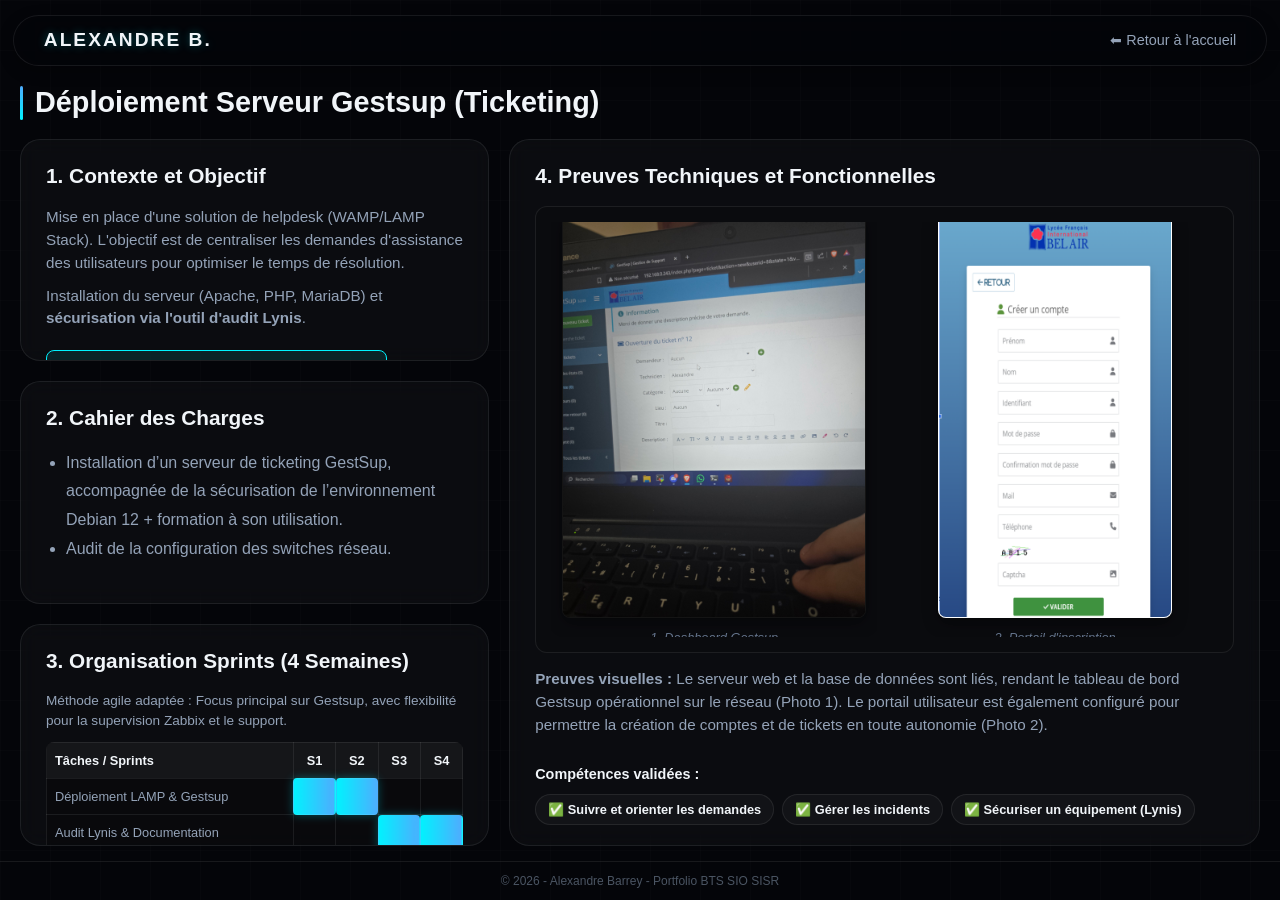
<file: projet-gestsup.html>
<!DOCTYPE html>
<html lang="fr">
<head>
    <meta charset="UTF-8">
    <meta name="viewport" content="width=device-width, initial-scale=1.0">
    <title>Projet Gestsup (Ticketing) - Alexandre Barrey</title>
    
    <style>
        /* ============================================================
           PORTFOLIO ALEXANDRE BARREY - VUE DASHBOARD + LIGHTBOX
           ============================================================ */

        :root {
            --bg-dark: #040509;
            --bg-panel: rgba(255, 255, 255, 0.03);
            --border-glass: rgba(255, 255, 255, 0.08);
            --text-primary: #f1f5f9;
            --text-secondary: #94a3b8;
            --accent-neon: #00f2fe;
            --accent-glow: rgba(0, 242, 254, 0.3);
            --accent-purple: #4facfe;
            --transition-smooth: all 0.3s ease;
        }

        * { margin: 0; padding: 0; box-sizing: border-box; font-family: 'SF Pro Display', -apple-system, BlinkMacSystemFont, 'Segoe UI', Roboto, Helvetica, Arial, sans-serif; -webkit-font-smoothing: antialiased; }

        /* BODY 100% ECRAN */
        body {
            background-color: var(--bg-dark);
            background-image: linear-gradient(rgba(255, 255, 255, 0.01) 1px, transparent 1px), linear-gradient(90deg, rgba(255, 255, 255, 0.01) 1px, transparent 1px);
            background-size: 50px 50px;
            color: var(--text-primary);
            line-height: 1.5;
            height: 100vh; 
            overflow: hidden; 
            display: flex;
            flex-direction: column;
        }

        /* Navigation */
        nav {
            display: flex; justify-content: space-between; align-items: center;
            padding: 10px 30px; background-color: rgba(4, 5, 9, 0.7);
            backdrop-filter: blur(20px); -webkit-backdrop-filter: blur(20px);
            width: 98%; max-width: 1600px;
            margin: 15px auto 5px auto;
            border-radius: 100px;
            border: 1px solid var(--border-glass);
            box-shadow: 0 5px 15px rgba(0, 0, 0, 0.3);
            flex-shrink: 0;
        }

        .logo { font-size: 1.2rem; font-weight: 800; color: var(--text-primary); text-transform: uppercase; letter-spacing: 2px; text-shadow: 0 0 10px var(--accent-glow); }
        .nav-links { list-style: none; display: flex; gap: 30px; }
        .nav-links a { color: var(--text-secondary); text-decoration: none; font-weight: 500; font-size: 0.9rem; transition: 0.3s; }
        .nav-links a:hover { color: var(--text-primary); text-shadow: 0 0 5px var(--accent-neon); }

        /* Section principale */
        .section { 
            flex: 1; display: flex; flex-direction: column; padding: 10px 20px 0 20px; 
            max-width: 1600px; margin: auto; width: 100%; overflow: hidden;
        }

        .section-title { font-size: 1.8rem; font-weight: 900; color: var(--text-primary); position: relative; padding-left: 15px; margin-bottom: 15px; flex-shrink: 0; }
        .section-title::before { content: ''; position: absolute; left: 0; top: 5px; height: 80%; width: 3px; background: linear-gradient(to bottom, var(--accent-purple), var(--accent-neon)); border-radius: 2px; }

        /* GRILLE DU DASHBOARD */
        .dashboard-grid {
            display: grid; grid-template-columns: 1fr 1.6fr; gap: 20px; flex: 1; overflow: hidden; padding-bottom: 15px;
        }
        .col-left { display: flex; flex-direction: column; gap: 20px; overflow: hidden; }
        .col-right { display: flex; flex-direction: column; overflow: hidden; }

        /* Cartes */
        .card {
            background: var(--bg-panel); backdrop-filter: blur(10px); -webkit-backdrop-filter: blur(10px);
            padding: 20px 25px; border-radius: 20px; border: 1px solid var(--border-glass); position: relative; 
            overflow-y: auto; overflow-x: hidden; overflow-wrap: break-word;
        }
        .card::-webkit-scrollbar { width: 6px; }
        .card::-webkit-scrollbar-track { background: transparent; margin: 15px; }
        .card::-webkit-scrollbar-thumb { background: rgba(255, 255, 255, 0.2); border-radius: 10px; }
        
        .col-left .card { flex: 1; } 
        .col-right .card { flex: 1; display: flex; flex-direction: column; }
        .card::after { content: ''; position: absolute; width: 80px; height: 80px; background: var(--accent-glow); border-radius: 50%; filter: blur(30px); opacity: 0; transition: var(--transition-smooth); top: -40px; right: -40px; z-index: -1;}
        .card:hover { border-color: rgba(0, 242, 254, 0.2); }
        .card:hover::after { opacity: 1; }
        .card h2 { margin-bottom: 15px; font-size: 1.3rem; font-weight: 800; color: var(--text-primary); }
        .card p { color: var(--text-secondary); margin-bottom: 10px; font-size: 0.95rem; }

        /* BOUTON DOCUMENTATION */
        .btn-doc {
            display: inline-flex; align-items: center; gap: 8px;
            padding: 10px 20px; background: rgba(0, 242, 254, 0.1);
            color: var(--accent-neon); text-decoration: none;
            border-radius: 8px; font-weight: 600; font-size: 0.85rem;
            border: 1px solid var(--accent-neon); transition: var(--transition-smooth);
            margin-top: 10px;
        }
        .btn-doc:hover {
            background-color: var(--accent-neon); color: #000;
            box-shadow: 0 0 15px rgba(0, 242, 254, 0.4); transform: translateY(-2px);
        }

        /* TABLEAU GANTT AGILE */
        .gantt-table { width: 100%; border-collapse: collapse; margin-top: 10px; font-size: 0.8rem; background: rgba(0,0,0,0.2); border-radius: 8px; overflow: hidden; }
        .gantt-table th, .gantt-table td { border: 1px solid var(--border-glass); padding: 8px; text-align: center; color: var(--text-secondary); }
        .gantt-table th { color: var(--text-primary); font-weight: bold; background: rgba(255,255,255,0.05); }
        .fill-main { background: linear-gradient(90deg, #00f2fe, #4facfe); border-radius: 4px; box-shadow: 0 0 10px rgba(0, 242, 254, 0.3); }
        .fill-alt { background: linear-gradient(90deg, #a78bfa, #c084fc); border-radius: 4px; opacity: 0.8; }

        /* Images avec curseur cliquable */
        .media-container {
            flex: 1; display: flex; flex-direction: column; justify-content: center; align-items: center;
            border: 1px solid var(--border-glass); border-radius: 12px; padding: 15px; 
            background: rgba(0,0,0,0.1); margin-bottom: 15px; overflow: hidden;
        }
        .media-grid-2 { display: flex; gap: 15px; height: 100%; width: 100%; align-items: center; justify-content: center; }
        .media-grid-2 figure { width: 50%; height: 100%; display: flex; flex-direction: column; align-items: center; justify-content: center; margin: 0; overflow: hidden; }

        .zoomable {
            max-width: 100%; max-height: 45vh; object-fit: contain;
            border-radius: 8px; box-shadow: 0 5px 15px rgba(0,0,0,0.4);
            border: 1px solid var(--border-glass); transition: transform 0.3s;
            cursor: zoom-in; background-color: #000;
        }
        .zoomable:hover { transform: scale(1.03); border-color: var(--accent-neon); }
        .media-caption { font-style: italic; color: #64748b; font-size: 0.8rem; margin-top: 10px; text-align: center; }

        /* MODAL ZOOOM */
        .modal {
            display: none; position: fixed; z-index: 2000; padding-top: 50px;
            left: 0; top: 0; width: 100%; height: 100%; overflow: auto;
            background-color: rgba(4, 5, 9, 0.9); backdrop-filter: blur(15px);
            opacity: 0; transition: opacity 0.3s ease;
        }
        .modal.show { opacity: 1; }
        .modal-content {
            margin: auto; display: block; max-width: 90%; max-height: 80vh;
            border-radius: 12px; border: 1px solid var(--accent-neon);
            box-shadow: 0 0 40px var(--accent-glow);
        }
        #caption { margin: auto; display: block; width: 80%; max-width: 700px; text-align: center; color: var(--text-primary); padding: 20px 0; font-size: 1.2rem; }
        .close-modal {
            position: absolute; top: 20px; right: 40px; color: var(--text-secondary);
            font-size: 40px; font-weight: bold; transition: 0.3s; cursor: pointer;
        }
        .close-modal:hover, .close-modal:focus { color: var(--accent-neon); text-decoration: none; cursor: pointer; }

        .skill-list { list-style: none; display: flex; gap: 8px; flex-wrap: wrap; margin-top: 10px; }
        .skill-badge { background-color: rgba(255, 255, 255, 0.03); color: var(--text-primary); padding: 5px 12px; border-radius: 50px; font-size: 0.8rem; font-weight: 600; border: 1px solid var(--border-glass); }

        footer { text-align: center; padding: 10px; border-top: 1px solid var(--border-glass); flex-shrink: 0; }
        footer p { color: #4b5563; font-size: 0.75rem; }

        @media (max-width: 900px) {
            body { height: auto; overflow: auto; }
            .dashboard-grid { grid-template-columns: 1fr; display: flex; flex-direction: column;}
            .media-grid-2 { flex-direction: column; }
            .media-grid-2 figure { width: 100%; }
            .media-grid-2 img { max-height: none; width: 100%; }
            .card { overflow: visible; }
        }
    </style>
</head>
<body>

    <nav>
        <div class="logo">Alexandre B.</div>
        <ul class="nav-links">
            <li><a href="index.html">⬅ Retour à l'accueil</a></li>
        </ul>
    </nav>

    <section class="section">
        <h1 class="section-title">Déploiement Serveur Gestsup (Ticketing)</h1>
        
        <div class="dashboard-grid">
            
            <div class="col-left">
                <div class="card">
                    <h2>1. Contexte et Objectif</h2>
                    <p>Mise en place d'une solution de helpdesk (WAMP/LAMP Stack). L'objectif est de centraliser les demandes d'assistance des utilisateurs pour optimiser le temps de résolution.</p>
                    <p>Installation du serveur (Apache, PHP, MariaDB) et <strong>sécurisation via l'outil d'audit Lynis</strong>.</p>
                    
                    <a href="https://docs.google.com/document/d/1YjIhfpZXUVO52GbfeUSI_Tbaz53GZT0PYZGREAWkpzA/edit?usp=sharing" target="_blank" class="btn-doc">
                        📄 Tutoriel : Création compte & Sécurité Lynis
                    </a>
                </div>

                <div class="card">
                    <h2>2. Cahier des Charges</h2>
                    <ul style="line-height: 1.8; margin-left: 20px; color: var(--text-secondary);">
                        <li>Installation d’un serveur de ticketing GestSup, accompagnée de la sécurisation de l’environnement Debian 12 + formation à son utilisation.</li>
                        <li>Audit de la configuration des switches réseau.</li>
                    </ul>
                </div>

                <div class="card">
                    <h2>3. Organisation Sprints (4 Semaines)</h2>
                    <p style="font-size: 0.85rem;">Méthode agile adaptée : Focus principal sur Gestsup, avec flexibilité pour la supervision Zabbix et le support.</p>
                    
                    <table class="gantt-table">
                        <thead>
                            <tr>
                                <th style="text-align: left;">Tâches / Sprints</th>
                                <th>S1</th>
                                <th>S2</th>
                                <th>S3</th>
                                <th>S4</th>
                            </tr>
                        </thead>
                        <tbody>
                            <tr>
                                <td style="text-align: left;">Déploiement LAMP & Gestsup</td>
                                <td class="fill-main"></td><td class="fill-main"></td><td></td><td></td>
                            </tr>
                            <tr>
                                <td style="text-align: left;">Audit Lynis & Documentation</td>
                                <td></td><td></td><td class="fill-main"></td><td class="fill-main"></td>
                            </tr>
                            <tr>
                                <td style="text-align: left;">Aide Supervision (Zabbix)</td>
                                <td></td><td class="fill-alt"></td><td></td><td class="fill-alt"></td>
                            </tr>
                            <tr>
                                <td style="text-align: left;">Support N1 / Audit Switches</td>
                                <td class="fill-alt"></td><td></td><td class="fill-alt"></td><td></td>
                            </tr>
                        </tbody>
                    </table>
                    
                    <div style="margin-top: 10px; display: flex; gap: 15px; font-size: 0.75rem; justify-content: center; color: var(--text-secondary);">
                        <span style="display: flex; align-items: center; gap: 5px;"><span style="display:inline-block; width:10px; height:10px; background: linear-gradient(90deg, #00f2fe, #4facfe); border-radius:2px;"></span> Fil Rouge (Gestsup)</span>
                        <span style="display: flex; align-items: center; gap: 5px;"><span style="display:inline-block; width:10px; height:10px; background: linear-gradient(90deg, #a78bfa, #c084fc); border-radius:2px;"></span> Tâches annexes</span>
                    </div>
                </div>
            </div>

            <div class="col-right">
                <div class="card">
                    <h2>4. Preuves Techniques et Fonctionnelles</h2>
                    
                    <div class="media-container">
                        <div class="media-grid-2">
                            <figure>
                                <img src="20250626_140600.jpg" alt="Interface de Gestsup fonctionnelle" class="zoomable">
                                <figcaption class="media-caption">1. Dashboard Gestsup</figcaption>
                            </figure>
                            <figure>
                                <img src="GESTSUP.png" alt="Portail de création de compte Gestsup" class="zoomable" style="background-color: white;">
                                <figcaption class="media-caption">2. Portail d'inscription</figcaption>
                            </figure>
                        </div>
                    </div>
                    
                    <p><strong>Preuves visuelles :</strong> Le serveur web et la base de données sont liés, rendant le tableau de bord Gestsup opérationnel sur le réseau (Photo 1). Le portail utilisateur est également configuré pour permettre la création de comptes et de tickets en toute autonomie (Photo 2).</p>
                    
                    <div style="margin-top: 15px;">
                        <span style="color: var(--text-primary); font-weight: bold; font-size: 0.9rem;">Compétences validées :</span>
                        <ul class="skill-list" style="margin-top: 8px;">
                            <li class="skill-badge">✅ Suivre et orienter les demandes</li>
                            <li class="skill-badge">✅ Gérer les incidents</li>
                            <li class="skill-badge">✅ Sécuriser un équipement (Lynis)</li>
                        </ul>
                    </div>
                </div>
            </div>

        </div>
    </section>

    <footer>
        <p>© 2026 - Alexandre Barrey - Portfolio BTS SIO SISR</p>
    </footer>

    <div id="imageModal" class="modal">
        <span class="close-modal">&times;</span>
        <img class="modal-content" id="img01">
        <div id="caption"></div>
    </div>

    <script>
        const modal = document.getElementById("imageModal");
        const modalImg = document.getElementById("img01");
        const captionText = document.getElementById("caption");
        const images = document.querySelectorAll(".zoomable");
        const span = document.getElementsByClassName("close-modal")[0];

        // Ouvrir la modale au clic
        images.forEach(img => {
            img.onclick = function(){
                modal.style.display = "block";
                setTimeout(() => { modal.classList.add("show"); }, 10);
                modalImg.src = this.src;
                captionText.innerHTML = this.alt;
            }
        });

        // Fermer au clic sur la croix
        span.onclick = function() {
            modal.classList.remove("show");
            setTimeout(() => { modal.style.display = "none"; }, 300);
        }

        // Fermer au clic n'importe où sur le fond
        modal.onclick = function(e) {
            if(e.target !== modalImg) {
                modal.classList.remove("show");
                setTimeout(() => { modal.style.display = "none"; }, 300);
            }
        }
    </script>

</body>
</html>
</file>
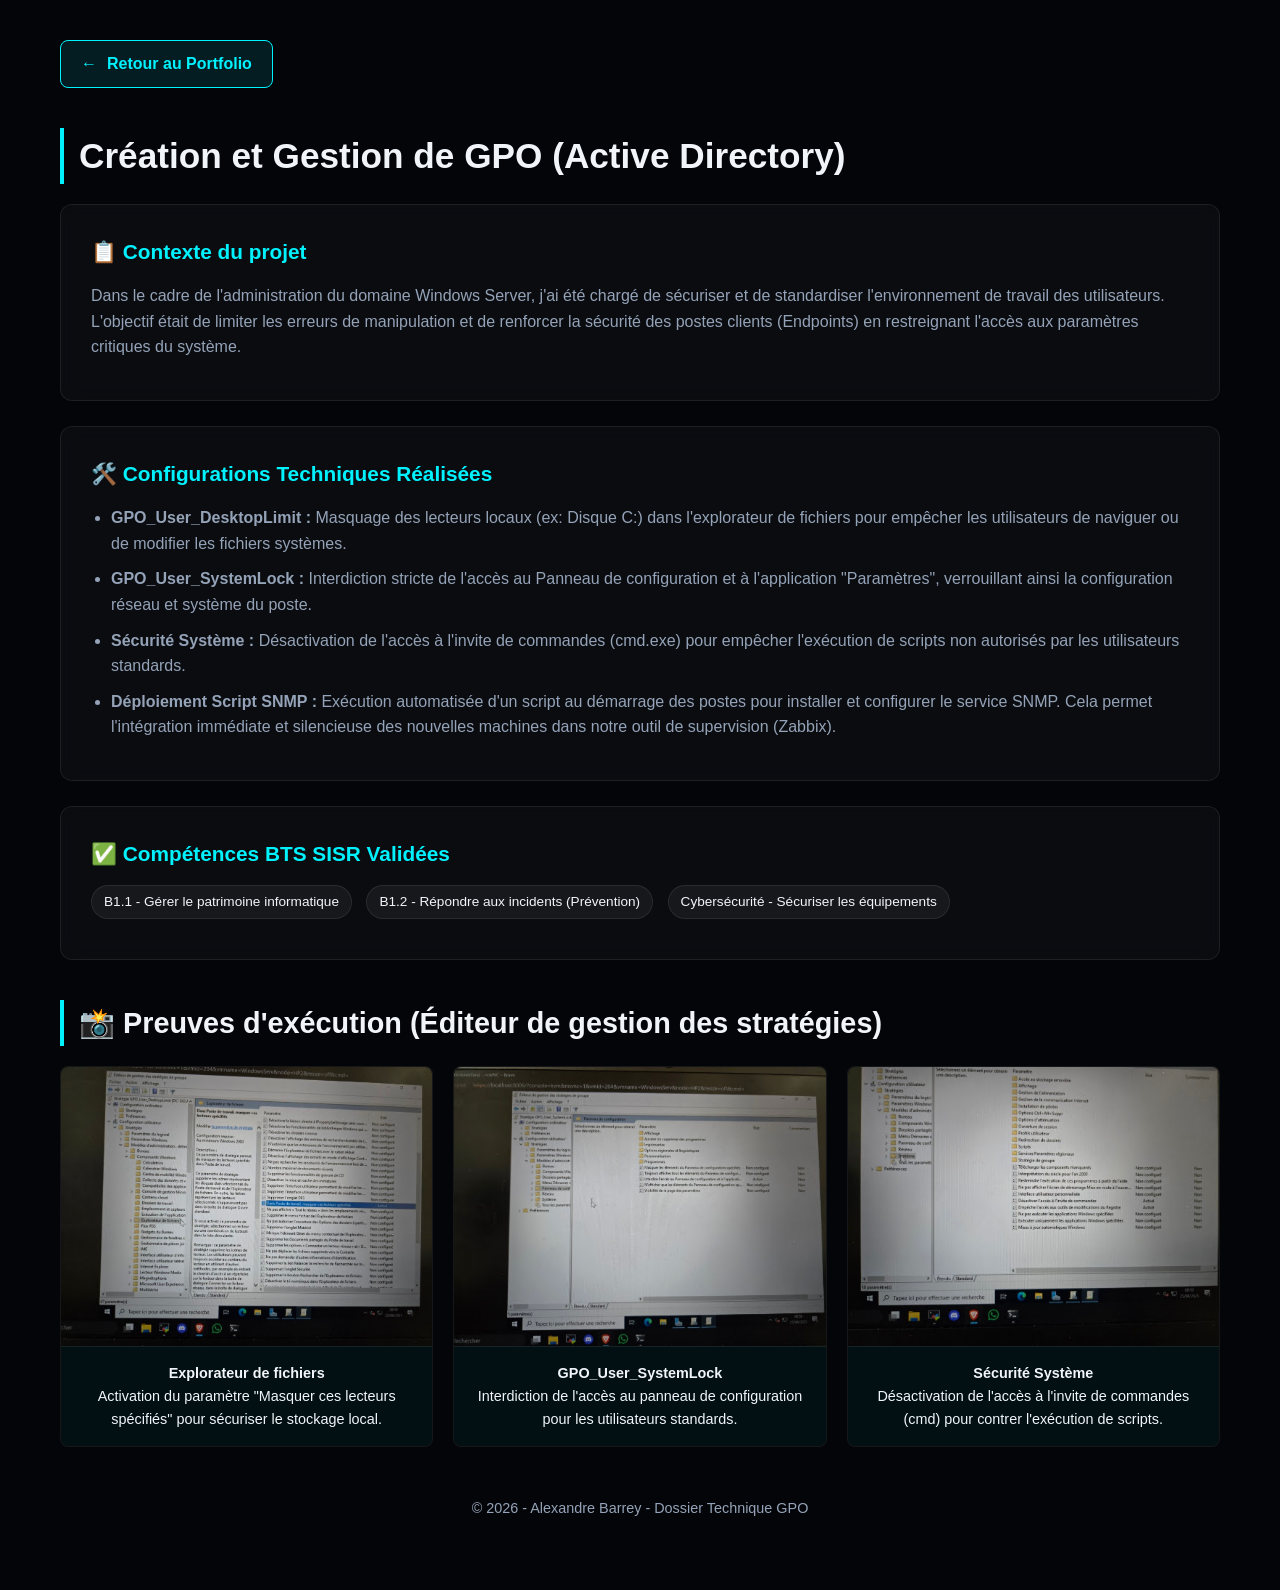
<file: projet-gpo.html>
<!DOCTYPE html>
<html lang="fr">
<head>
    <meta charset="UTF-8">
    <meta name="viewport" content="width=device-width, initial-scale=1.0">
    <title>Projet GPO - Alexandre Barrey</title>
    <style>
        /* Styles repris de ton thème Glassmorphism */
        :root {
            --bg-dark: #040509;
            --bg-panel: rgba(255, 255, 255, 0.03);
            --border-glass: rgba(255, 255, 255, 0.08);
            --text-primary: #f1f5f9;
            --text-secondary: #94a3b8;
            --accent-neon: #00f2fe;
            --transition-smooth: all 0.3s ease;
        }

        * { margin: 0; padding: 0; box-sizing: border-box; font-family: 'Segoe UI', Roboto, sans-serif; }

        body { background-color: var(--bg-dark); color: var(--text-primary); line-height: 1.6; padding-bottom: 50px; }

        .container { max-width: 1200px; margin: 0 auto; padding: 20px; }

        .btn { display: inline-flex; align-items: center; gap: 10px; padding: 10px 20px; background: rgba(0, 242, 254, 0.1); color: var(--accent-neon); text-decoration: none; border-radius: 8px; border: 1px solid var(--accent-neon); transition: var(--transition-smooth); font-weight: 600; }
        .btn:hover { background: var(--accent-neon); color: #000; box-shadow: 0 0 15px rgba(0, 242, 254, 0.4); }

        .section-title { font-size: 2.2rem; margin: 40px 0 20px 0; border-left: 4px solid var(--accent-neon); padding-left: 15px; }

        .card { background: var(--bg-panel); border: 1px solid var(--border-glass); border-radius: 12px; padding: 30px; margin-bottom: 25px; backdrop-filter: blur(10px); }
        .card h3 { color: var(--accent-neon); margin-bottom: 15px; font-size: 1.3rem; }
        .card p, .card li { color: var(--text-secondary); margin-bottom: 10px; }
        .card ul { margin-left: 20px; }

        .badge { display: inline-block; background: rgba(255, 255, 255, 0.05); border: 1px solid var(--border-glass); padding: 5px 12px; border-radius: 20px; font-size: 0.85rem; margin-right: 10px; margin-bottom: 10px; color: var(--text-primary); }

        /* Grille pour les images */
        .image-grid { display: grid; grid-template-columns: repeat(auto-fit, minmax(300px, 1fr)); gap: 20px; margin-top: 20px; }
        .img-container { background: rgba(0,0,0,0.3); border: 1px solid var(--border-glass); border-radius: 8px; overflow: hidden; text-align: center; }
        .img-container img { width: 100%; height: auto; display: block; transition: var(--transition-smooth); cursor: zoom-in; }
        .img-container img:hover { transform: scale(1.02); }
        .img-caption { padding: 15px; font-size: 0.9rem; color: var(--text-primary); background: rgba(0, 242, 254, 0.05); border-top: 1px solid var(--border-glass); }

        footer { text-align: center; margin-top: 50px; color: var(--text-secondary); font-size: 0.9rem; }
    </style>
</head>
<body>

    <div class="container">
        <div style="margin-top: 20px;">
            <a href="index.html#projets" class="btn">
                <span>←</span> Retour au Portfolio
            </a>
        </div>

        <h1 class="section-title">Création et Gestion de GPO (Active Directory)</h1>

        <div class="card">
            <h3>📋 Contexte du projet</h3>
            <p>Dans le cadre de l'administration du domaine Windows Server, j'ai été chargé de sécuriser et de standardiser l'environnement de travail des utilisateurs. L'objectif était de limiter les erreurs de manipulation et de renforcer la sécurité des postes clients (Endpoints) en restreignant l'accès aux paramètres critiques du système.</p>
        </div>

        <div class="card">
            <h3>🛠️ Configurations Techniques Réalisées</h3>
            <ul>
                <li><strong>GPO_User_DesktopLimit :</strong> Masquage des lecteurs locaux (ex: Disque C:) dans l'explorateur de fichiers pour empêcher les utilisateurs de naviguer ou de modifier les fichiers systèmes.</li>
                <li><strong>GPO_User_SystemLock :</strong> Interdiction stricte de l'accès au Panneau de configuration et à l'application "Paramètres", verrouillant ainsi la configuration réseau et système du poste.</li>
                <li><strong>Sécurité Système :</strong> Désactivation de l'accès à l'invite de commandes (cmd.exe) pour empêcher l'exécution de scripts non autorisés par les utilisateurs standards.</li>
                <li><strong>Déploiement Script SNMP :</strong> Exécution automatisée d'un script au démarrage des postes pour installer et configurer le service SNMP. Cela permet l'intégration immédiate et silencieuse des nouvelles machines dans notre outil de supervision (Zabbix).</li>
            </ul>
        </div>

        <div class="card">
            <h3>✅ Compétences BTS SISR Validées</h3>
            <div>
                <span class="badge">B1.1 - Gérer le patrimoine informatique</span>
                <span class="badge">B1.2 - Répondre aux incidents (Prévention)</span>
                <span class="badge">Cybersécurité - Sécuriser les équipements</span>
            </div>
        </div>

        <h2 class="section-title" style="font-size: 1.8rem;">📸 Preuves d'exécution (Éditeur de gestion des stratégies)</h2>
        
        <div class="image-grid">
            
            <div class="img-container">
                <img src="1000008208.jpg" alt="GPO Masquage des lecteurs">
                <div class="img-caption">
                    <strong>Explorateur de fichiers</strong><br>
                    Activation du paramètre "Masquer ces lecteurs spécifiés" pour sécuriser le stockage local.
                </div>
            </div>

            <div class="img-container">
                <img src="1000008210.jpg" alt="GPO Verrouillage panneau de configuration">
                <div class="img-caption">
                    <strong>GPO_User_SystemLock</strong><br>
                    Interdiction de l'accès au panneau de configuration pour les utilisateurs standards.
                </div>
            </div>

            <div class="img-container">
                <img src="1000008209.jpg" alt="GPO Désactivation CMD">
                <div class="img-caption">
                    <strong>Sécurité Système</strong><br>
                    Désactivation de l'accès à l'invite de commandes (cmd) pour contrer l'exécution de scripts.
                </div>
            </div>

        </div>

        <footer>
            <p>© 2026 - Alexandre Barrey - Dossier Technique GPO</p>
        </footer>
    </div>

</body>
</html>
</file>
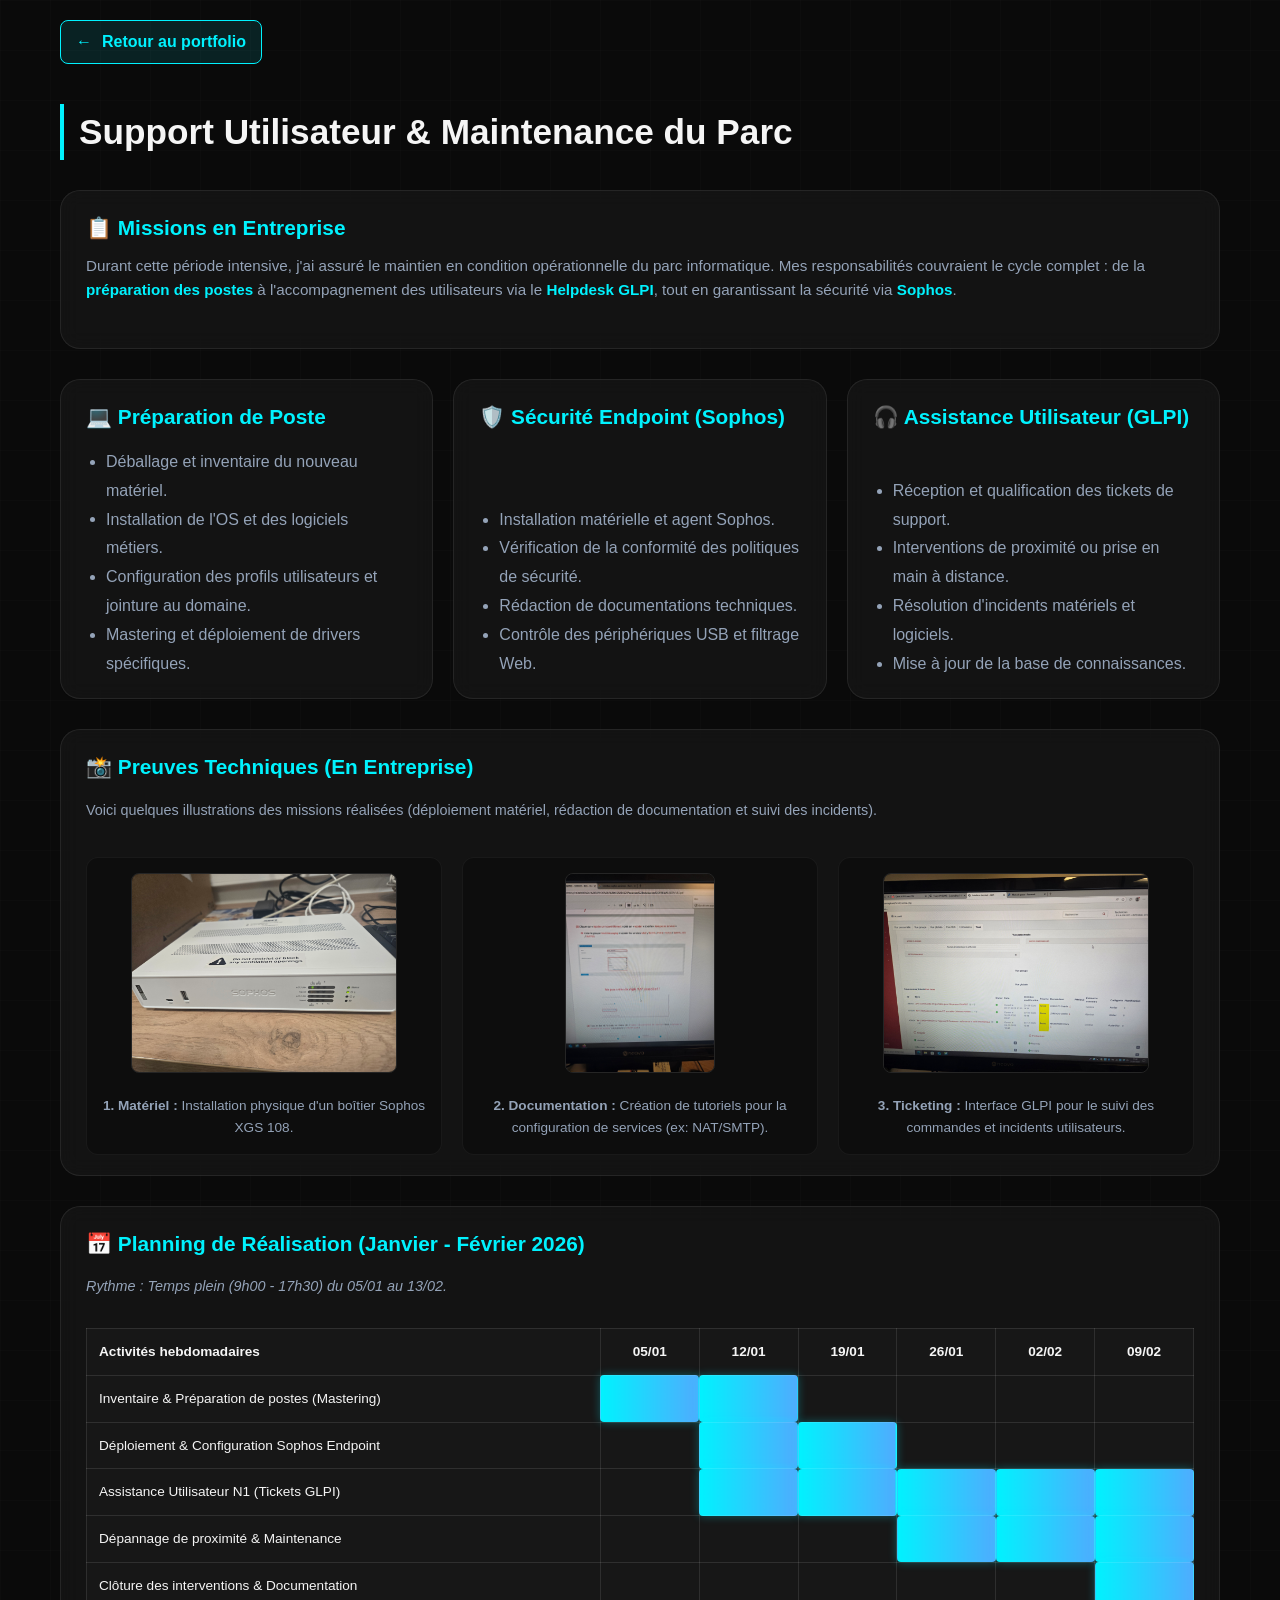
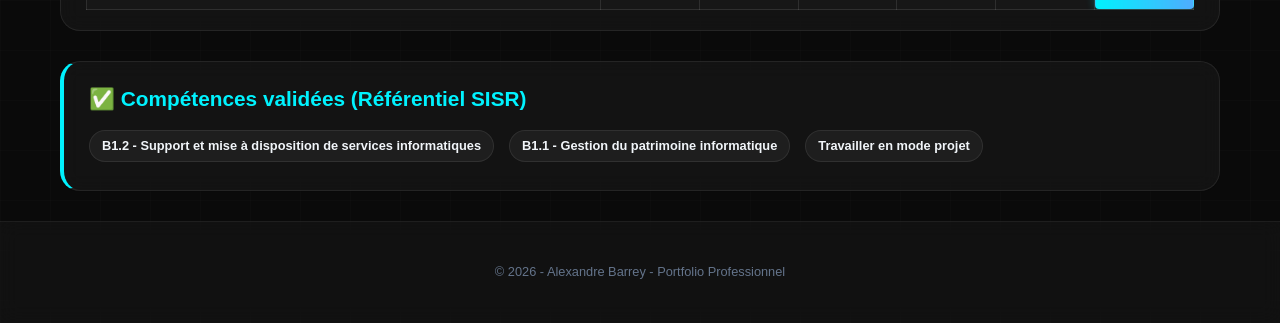
<file: projet-sophos.html>
<!DOCTYPE html>
<html lang="fr">
<head>
    <meta charset="UTF-8">
    <meta name="viewport" content="width=device-width, initial-scale=1.0">
    <title>Support & Préparation de Poste - Alexandre Barrey</title>
    <link rel="stylesheet" href="style.css">
    <style>
        /* ============================================================
           STYLES SPECIFIQUES POUR LE GANTT ET LA GALERIE D'IMAGES
           ============================================================ */
        .gantt-table { width: 100%; border-collapse: collapse; margin-top: 15px; font-size: 0.85rem; background: rgba(255,255,255,0.02); }
        .gantt-table th, .gantt-table td { border: 1px solid rgba(255,255,255,0.1); padding: 12px; text-align: center; }
        .fill { background: linear-gradient(90deg, #00f2fe, #4facfe); border-radius: 4px; box-shadow: 0 0 10px rgba(0, 242, 254, 0.3); }
        .highlight { color: #00f2fe; font-weight: bold; }

        .card {
            background: rgba(23, 23, 23, 0.7); backdrop-filter: blur(10px);
            padding: 20px 25px; border-radius: 20px; border: 1px solid rgba(255, 255, 255, 0.08);
            margin-bottom: 30px;
        }

        .badge {
            background: rgba(255, 255, 255, 0.05); color: #f1f5f9; padding: 5px 12px; 
            border-radius: 50px; font-size: 0.8rem; font-weight: 600; 
            border: 1px solid rgba(255, 255, 255, 0.08); margin-right: 5px;
        }

        /* --- GALERIE D'IMAGES --- */
        .media-grid { display: grid; grid-template-columns: repeat(auto-fit, minmax(280px, 1fr)); gap: 20px; margin-top: 20px; }
        .media-grid figure { margin: 0; text-align: center; background: rgba(0,0,0,0.3); padding: 15px; border-radius: 12px; border: 1px solid rgba(255,255,255,0.05); }
        .zoomable {
            max-width: 100%; height: 200px; object-fit: cover; border-radius: 8px;
            border: 1px solid rgba(255,255,255,0.1); transition: transform 0.3s;
            cursor: zoom-in;
        }
        .zoomable:hover { transform: scale(1.03); border-color: #00f2fe; }
        .media-caption { font-size: 0.85rem; color: #94a3b8; margin-top: 15px; }

        /* --- MODAL ZOOM --- */
        .modal {
            display: none; position: fixed; z-index: 2000; padding-top: 50px;
            left: 0; top: 0; width: 100%; height: 100%; overflow: auto;
            background-color: rgba(4, 5, 9, 0.95); backdrop-filter: blur(15px);
            opacity: 0; transition: opacity 0.3s ease;
        }
        .modal.show { opacity: 1; }
        .modal-content {
            margin: auto; display: block; max-width: 90%; max-height: 80vh;
            border-radius: 12px; border: 1px solid #00f2fe; box-shadow: 0 0 40px rgba(0, 242, 254, 0.2);
        }
        #caption { margin: auto; display: block; width: 80%; max-width: 700px; text-align: center; color: #fff; padding: 20px 0; font-size: 1.2rem; }
        .close-modal {
            position: absolute; top: 20px; right: 40px; color: #94a3b8;
            font-size: 40px; font-weight: bold; transition: 0.3s; cursor: pointer;
        }
        .close-modal:hover { color: #00f2fe; }
    </style>
</head>
<body style="background-color: #0a0a0a; color: #f5f5f5; font-family: 'Segoe UI', sans-serif;">

    <div style="padding: 20px; max-width: 1200px; margin: 0 auto;">
        <a href="index.html#projets" style="display: inline-flex; align-items: center; gap: 10px; text-decoration: none; color: #00f2fe; font-weight: bold; border: 1px solid #00f2fe; padding: 8px 15px; border-radius: 8px; background: rgba(0,242,254,0.1);">
            <span>←</span> Retour au portfolio
        </a>
    </div>

    <section class="section" style="max-width: 1200px; margin: 20px auto; padding: 0 20px;">
        <h1 style="font-size: 2.2rem; margin-bottom: 30px; border-left: 4px solid #00f2fe; padding-left: 15px;">Support Utilisateur & Maintenance du Parc</h1>
        
        <div class="card">
            <h3 style="color: #00f2fe; margin-bottom: 10px;">📋 Missions en Entreprise</h3>
            <p>Durant cette période intensive, j'ai assuré le maintien en condition opérationnelle du parc informatique. Mes responsabilités couvraient le cycle complet : de la <span class="highlight">préparation des postes</span> à l'accompagnement des utilisateurs via le <span class="highlight">Helpdesk GLPI</span>, tout en garantissant la sécurité via <span class="highlight">Sophos</span>.</p>
        </div>

        <div style="display: grid; grid-template-columns: repeat(auto-fit, minmax(300px, 1fr)); gap: 20px; margin-bottom: 30px;">
            
            <div class="card" style="margin-bottom: 0;">
                <h3 style="color: #00f2fe; margin-bottom: 15px;">💻 Préparation de Poste</h3>
                <ul style="line-height: 1.8; margin-left: 20px; color: #94a3b8;">
                    <li>Déballage et inventaire du nouveau matériel.</li>
                    <li>Installation de l'OS et des logiciels métiers.</li>
                    <li>Configuration des profils utilisateurs et jointure au domaine.</li>
                    <li>Mastering et déploiement de drivers spécifiques.</li>
                </ul>
            </div>

            <div class="card" style="margin-bottom: 0;">
                <h3 style="color: #00f2fe; margin-bottom: 15px;">🛡️ Sécurité Endpoint (Sophos)</h3>
                <ul style="line-height: 1.8; margin-left: 20px; color: #94a3b8;">
                    <li>Installation matérielle et agent Sophos.</li>
                    <li>Vérification de la conformité des politiques de sécurité.</li>
                    <li>Rédaction de documentations techniques.</li>
                    <li>Contrôle des périphériques USB et filtrage Web.</li>
                </ul>
            </div>

            <div class="card" style="margin-bottom: 0;">
                <h3 style="color: #00f2fe; margin-bottom: 15px;">🎧 Assistance Utilisateur (GLPI)</h3>
                <ul style="line-height: 1.8; margin-left: 20px; color: #94a3b8;">
                    <li>Réception et qualification des tickets de support.</li>
                    <li>Interventions de proximité ou prise en main à distance.</li>
                    <li>Résolution d'incidents matériels et logiciels.</li>
                    <li>Mise à jour de la base de connaissances.</li>
                </ul>
            </div>
        </div>

        <div class="card">
            <h3 style="color: #00f2fe; margin-bottom: 15px;">📸 Preuves Techniques (En Entreprise)</h3>
            <p style="color: #94a3b8; font-size: 0.9rem; margin-bottom: 15px;">Voici quelques illustrations des missions réalisées (déploiement matériel, rédaction de documentation et suivi des incidents).</p>
            
            <div class="media-grid">
                <figure>
                    <img src="1000012579.jpg" alt="Installation physique du boîtier Firewall Sophos XGS 108" class="zoomable">
                    <figcaption class="media-caption"><strong>1. Matériel :</strong> Installation physique d'un boîtier Sophos XGS 108.</figcaption>
                </figure>

                <figure>
                    <img src="1000012590.jpg" alt="Rédaction de documentation technique de configuration Sophos" class="zoomable">
                    <figcaption class="media-caption"><strong>2. Documentation :</strong> Création de tutoriels pour la configuration de services (ex: NAT/SMTP).</figcaption>
                </figure>

                <figure>
                    <img src="1000012873.jpg" alt="Gestion des tickets sur l'interface GLPI" class="zoomable">
                    <figcaption class="media-caption"><strong>3. Ticketing :</strong> Interface GLPI pour le suivi des commandes et incidents utilisateurs.</figcaption>
                </figure>
            </div>
        </div>

        <div class="card">
            <h3 style="color: #00f2fe; margin-bottom: 15px;">📅 Planning de Réalisation (Janvier - Février 2026)</h3>
            <p style="font-size: 0.9rem; margin-bottom: 15px; font-style: italic; color: #94a3b8;">
                Rythme : Temps plein (9h00 - 17h30) du 05/01 au 13/02.
            </p>
            <div style="overflow-x: auto;">
                <table class="gantt-table">
                    <thead>
                        <tr>
                            <th style="text-align: left;">Activités hebdomadaires</th>
                            <th>05/01</th>
                            <th>12/01</th>
                            <th>19/01</th>
                            <th>26/01</th>
                            <th>02/02</th>
                            <th>09/02</th>
                        </tr>
                    </thead>
                    <tbody>
                        <tr>
                            <td style="text-align: left;">Inventaire & Préparation de postes (Mastering)</td>
                            <td class="fill"></td><td class="fill"></td><td></td><td></td><td></td><td></td>
                        </tr>
                        <tr>
                            <td style="text-align: left;">Déploiement & Configuration Sophos Endpoint</td>
                            <td></td><td class="fill"></td><td class="fill"></td><td></td><td></td><td></td>
                        </tr>
                        <tr>
                            <td style="text-align: left;">Assistance Utilisateur N1 (Tickets GLPI)</td>
                            <td></td><td class="fill"></td><td class="fill"></td><td class="fill"></td><td class="fill"></td><td class="fill"></td>
                        </tr>
                        <tr>
                            <td style="text-align: left;">Dépannage de proximité & Maintenance</td>
                            <td></td><td></td><td></td><td class="fill"></td><td class="fill"></td><td class="fill"></td>
                        </tr>
                        <tr>
                            <td style="text-align: left;">Clôture des interventions & Documentation</td>
                            <td></td><td></td><td></td><td></td><td></td><td class="fill"></td>
                        </tr>
                    </tbody>
                </table>
            </div>
        </div>

        <div class="card" style="border-left: 4px solid #00f2fe;">
            <h3 style="color: #00f2fe; margin-bottom: 15px;">✅ Compétences validées (Référentiel SISR)</h3>
            <div style="display: flex; flex-wrap: wrap; gap: 10px;">
                <span class="badge">B1.2 - Support et mise à disposition de services informatiques</span>
                <span class="badge">B1.1 - Gestion du patrimoine informatique</span>
                <span class="badge">Travailler en mode projet</span>
            </div>
        </div>

    </section>

    <footer style="text-align: center; padding: 40px; color: #64748b; font-size: 0.8rem; border-top: 1px solid rgba(255,255,255,0.05); margin-top: 20px;">
        <p>© 2026 - Alexandre Barrey - Portfolio Professionnel</p>
    </footer>

    <div id="imageModal" class="modal">
        <span class="close-modal">&times;</span>
        <img class="modal-content" id="img01">
        <div id="caption"></div>
    </div>

    <script>
        const modal = document.getElementById("imageModal");
        const modalImg = document.getElementById("img01");
        const captionText = document.getElementById("caption");
        const images = document.querySelectorAll(".zoomable");
        const span = document.getElementsByClassName("close-modal")[0];

        images.forEach(img => {
            img.onclick = function(){
                modal.style.display = "block";
                setTimeout(() => { modal.classList.add("show"); }, 10);
                modalImg.src = this.src;
                captionText.innerHTML = this.alt;
            }
        });

        span.onclick = function() {
            modal.classList.remove("show");
            setTimeout(() => { modal.style.display = "none"; }, 300);
        }

        modal.onclick = function(e) {
            if(e.target !== modalImg) {
                modal.classList.remove("show");
                setTimeout(() => { modal.style.display = "none"; }, 300);
            }
        }
    </script>

</body>
</html>
</file>
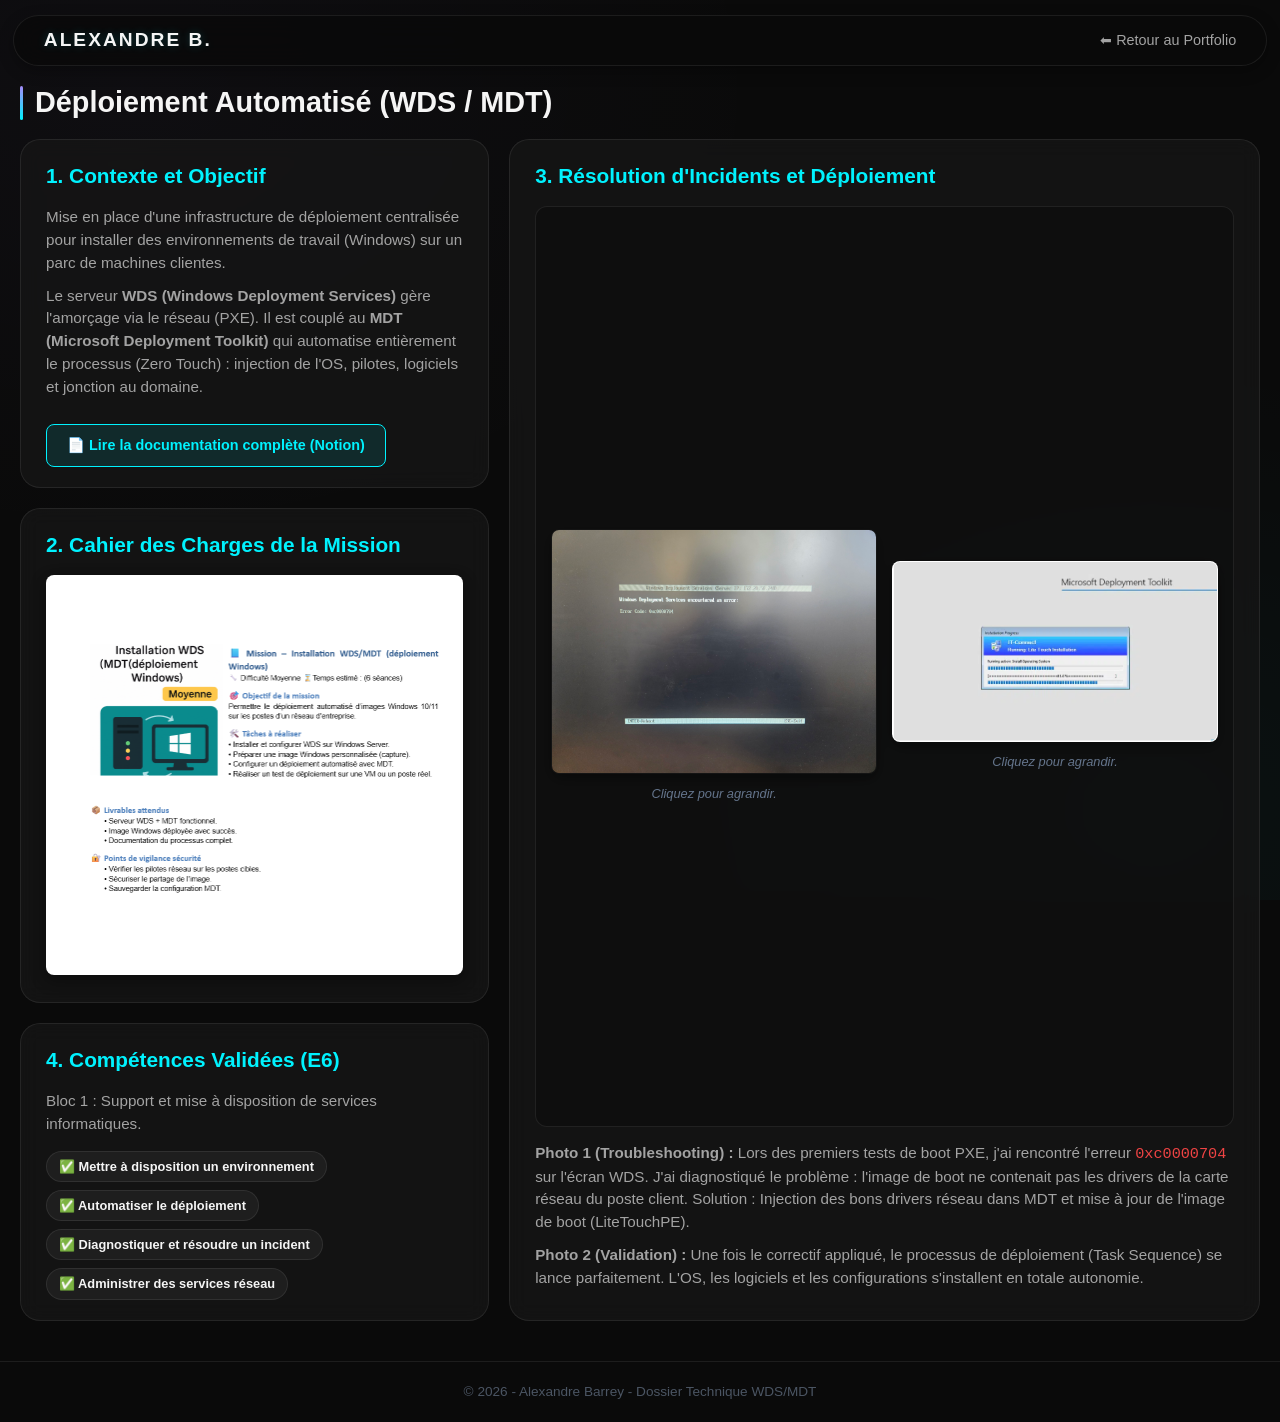
<file: projet-wds.html>
<!DOCTYPE html>
<html lang="fr">
<head>
    <meta charset="UTF-8">
    <meta name="viewport" content="width=device-width, initial-scale=1.0">
    <title>Projet WDS / MDT - Alexandre Barrey</title>
    
    <style>
        /* ============================================================
           PORTFOLIO ALEXANDRE BARREY - VUE DASHBOARD + LIGHTBOX
           ============================================================ */

        :root {
            --bg-dark: #0a0a0a; 
            --bg-panel: rgba(23, 23, 23, 0.7);
            --border-glass: rgba(255, 255, 255, 0.08);
            --text-primary: #f5f5f5;
            --text-secondary: #a3a3a3;
            --accent-neon: #00f2fe;
            --accent-glow: rgba(0, 242, 254, 0.2);
            --accent-purple: #a78bfa;
            --transition-smooth: all 0.3s ease;
        }

        * { margin: 0; padding: 0; box-sizing: border-box; font-family: 'SF Pro Display', -apple-system, BlinkMacSystemFont, 'Segoe UI', Roboto, Helvetica, Arial, sans-serif; -webkit-font-smoothing: antialiased; }

        body {
            background-color: var(--bg-dark);
            background-image: 
                radial-gradient(at 10% 10%, rgba(167, 139, 250, 0.03) 0px, transparent 40%),
                radial-gradient(at 90% 90%, rgba(0, 242, 254, 0.03) 0px, transparent 40%);
            background-attachment: fixed;
            color: var(--text-primary);
            line-height: 1.5;
            min-height: 100vh; 
            display: flex;
            flex-direction: column;
        }

        /* --- SCROLLBARS GLOBALES --- */
        ::-webkit-scrollbar { width: 8px; }
        ::-webkit-scrollbar-track { background: transparent; }
        ::-webkit-scrollbar-thumb { background: rgba(255, 255, 255, 0.15); border-radius: 4px; }
        ::-webkit-scrollbar-thumb:hover { background: var(--accent-neon); }

        nav {
            display: flex; justify-content: space-between; align-items: center;
            padding: 10px 30px; background-color: rgba(10, 10, 10, 0.85);
            backdrop-filter: blur(16px); -webkit-backdrop-filter: blur(16px);
            width: 98%; max-width: 1600px;
            margin: 15px auto 5px auto;
            border-radius: 100px;
            border: 1px solid var(--border-glass);
            box-shadow: 0 5px 15px rgba(0, 0, 0, 0.3);
            flex-shrink: 0;
        }

        .logo { font-size: 1.2rem; font-weight: 800; color: var(--text-primary); text-transform: uppercase; letter-spacing: 2px; text-shadow: 0 0 10px var(--accent-glow); }
        .nav-links { list-style: none; display: flex; gap: 30px; }
        .nav-links a { color: var(--text-secondary); text-decoration: none; font-weight: 500; font-size: 0.9rem; transition: 0.3s; }
        .nav-links a:hover { color: var(--text-primary); text-shadow: 0 0 5px var(--accent-neon); }

        .section { 
            flex: 1; display: flex; flex-direction: column; padding: 10px 20px 20px 20px; 
            max-width: 1600px; margin: auto; width: 100%;
        }

        .section-title { font-size: 1.8rem; font-weight: 900; color: var(--text-primary); position: relative; padding-left: 15px; margin-bottom: 15px; flex-shrink: 0; }
        .section-title::before { content: ''; position: absolute; left: 0; top: 5px; height: 80%; width: 3px; background: linear-gradient(to bottom, var(--accent-purple), var(--accent-neon)); border-radius: 2px; }

        .dashboard-grid {
            display: grid; grid-template-columns: 1fr 1.6fr; gap: 20px; flex: 1;
        }
        
        .col-left { display: flex; flex-direction: column; gap: 20px; }
        .col-right { display: flex; flex-direction: column; }

        .card {
            background: var(--bg-panel); backdrop-filter: blur(10px); -webkit-backdrop-filter: blur(10px);
            padding: 20px 25px; border-radius: 20px; border: 1px solid var(--border-glass); position: relative; 
            overflow-wrap: break-word;
        }
        
        .col-right .card { flex: 1; display: flex; flex-direction: column; }
        .card::after { content: ''; position: absolute; width: 80px; height: 80px; background: var(--accent-glow); border-radius: 50%; filter: blur(30px); opacity: 0; transition: var(--transition-smooth); top: -40px; right: -40px; z-index: -1;}
        .card:hover { border-color: rgba(0, 242, 254, 0.2); }
        .card:hover::after { opacity: 1; }
        .card h2 { margin-bottom: 15px; font-size: 1.3rem; font-weight: 800; color: var(--accent-neon); }
        .card p { color: var(--text-secondary); margin-bottom: 10px; font-size: 0.95rem; }

        .btn-notion {
            display: inline-flex; align-items: center; gap: 8px;
            padding: 10px 20px; background: rgba(0, 242, 254, 0.1);
            color: var(--accent-neon); text-decoration: none;
            border-radius: 8px; font-weight: 600; font-size: 0.9rem;
            border: 1px solid var(--accent-neon); transition: var(--transition-smooth);
            margin-top: 15px;
        }
        .btn-notion:hover {
            background-color: var(--accent-neon); color: #000;
            box-shadow: 0 0 15px rgba(0, 242, 254, 0.4); transform: translateY(-2px);
        }

        .media-container {
            flex: 1; display: flex; flex-direction: column; justify-content: center;
            border: 1px solid var(--border-glass); border-radius: 12px; padding: 15px; 
            background: rgba(0,0,0,0.2); margin-bottom: 15px;
        }
        .media-grid-2 { display: flex; gap: 15px; height: 100%; align-items: center; justify-content: center; }
        .media-grid-2 figure { width: 50%; height: 100%; display: flex; flex-direction: column; align-items: center; justify-content: center; margin: 0; }
        
        .zoomable {
            max-width: 100%; max-height: 45vh; object-fit: contain;
            border-radius: 8px; box-shadow: 0 5px 15px rgba(0,0,0,0.4);
            border: 1px solid var(--border-glass); transition: transform 0.3s;
            cursor: zoom-in; background-color: #000;
        }
        .zoomable:hover { transform: scale(1.03); border-color: var(--accent-neon); }
        .media-caption { font-style: italic; color: #64748b; font-size: 0.8rem; margin-top: 10px; text-align: center; }

        /* MODAL ZOOOM */
        .modal {
            display: none; position: fixed; z-index: 2000; padding-top: 50px;
            left: 0; top: 0; width: 100%; height: 100%; overflow: auto;
            background-color: rgba(4, 5, 9, 0.95); backdrop-filter: blur(15px);
            opacity: 0; transition: opacity 0.3s ease;
        }
        .modal.show { opacity: 1; }
        .modal-content {
            margin: auto; display: block; max-width: 90%; max-height: 80vh;
            border-radius: 12px; border: 1px solid var(--accent-neon);
            box-shadow: 0 0 40px var(--accent-glow); background-color: #fff;
        }
        #caption { margin: auto; display: block; width: 80%; max-width: 700px; text-align: center; color: var(--text-primary); padding: 20px 0; font-size: 1.2rem; }
        .close-modal {
            position: absolute; top: 20px; right: 40px; color: var(--text-secondary);
            font-size: 40px; font-weight: bold; transition: 0.3s; cursor: pointer;
        }
        .close-modal:hover, .close-modal:focus { color: var(--accent-neon); text-decoration: none; cursor: pointer; }

        .skill-list { list-style: none; display: flex; gap: 8px; flex-wrap: wrap; margin-top: 10px; }
        .skill-badge { background-color: rgba(255, 255, 255, 0.05); color: var(--text-primary); padding: 5px 12px; border-radius: 50px; font-size: 0.8rem; font-weight: 600; border: 1px solid var(--border-glass); }

        footer { text-align: center; padding: 20px 10px; border-top: 1px solid var(--border-glass); flex-shrink: 0; margin-top: 20px; }
        footer p { color: #4b5563; font-size: 0.85rem; }

        @media (max-width: 900px) {
            .dashboard-grid { grid-template-columns: 1fr; display: flex; flex-direction: column;}
            .media-grid-2 { flex-direction: column; }
            .media-grid-2 figure { width: 100%; }
            .zoomable { max-height: none; width: 100%; }
        }
    </style>
</head>
<body>

    <nav>
        <div class="logo">Alexandre B.</div>
        <ul class="nav-links">
            <li><a href="index.html#projets">⬅ Retour au Portfolio</a></li>
        </ul>
    </nav>

    <section class="section">
        <h1 class="section-title">Déploiement Automatisé (WDS / MDT)</h1>
        
        <div class="dashboard-grid">
            
            <div class="col-left">
                
                <div class="card">
                    <h2>1. Contexte et Objectif</h2>
                    <p>Mise en place d'une infrastructure de déploiement centralisée pour installer des environnements de travail (Windows) sur un parc de machines clientes.</p>
                    <p>Le serveur <strong>WDS (Windows Deployment Services)</strong> gère l'amorçage via le réseau (PXE). Il est couplé au <strong>MDT (Microsoft Deployment Toolkit)</strong> qui automatise entièrement le processus (Zero Touch) : injection de l'OS, pilotes, logiciels et jonction au domaine.</p>
                    
                    <a href="https://www.notion.so/WDS-MDT-0ff4d76f516280639d2dd7937bb5b0bb" target="_blank" class="btn-notion">
                        📄 Lire la documentation complète (Notion)
                    </a>
                </div>

                <div class="card">
                    <h2>2. Cahier des Charges de la Mission</h2>
                    <figure style="margin: 0; text-align: center;">
                        <img src="cahier des charge mdt.png" alt="Cahier des charges WDS/MDT" class="zoomable" style="width: 100%; background-color: white; padding: 10px;">
                    </figure>
                </div>

                <div class="card">
                    <h2>4. Compétences Validées (E6)</h2>
                    <p>Bloc 1 : Support et mise à disposition de services informatiques.</p>
                    <ul class="skill-list" style="margin-top: 15px;">
                        <li class="skill-badge">✅ Mettre à disposition un environnement</li>
                        <li class="skill-badge">✅ Automatiser le déploiement</li>
                        <li class="skill-badge">✅ Diagnostiquer et résoudre un incident</li>
                        <li class="skill-badge">✅ Administrer des services réseau</li>
                    </ul>
                </div>

            </div>

            <div class="col-right">
                <div class="card">
                    <h2>3. Résolution d'Incidents et Déploiement</h2>
                    
                    <div class="media-container">
                        <div class="media-grid-2">
                            <figure>
                                <img src="erreurwds.jpg" alt="Erreur WDS PXE 0xc0000704" class="zoomable">
                                <figcaption class="media-caption">Cliquez pour agrandir.</figcaption>
                            </figure>

                            <figure>
                                <img src="mdt preuve.png" alt="Succès du déploiement via MDT (Task Sequence)" class="zoomable" style="background-color: white;">
                                <figcaption class="media-caption">Cliquez pour agrandir.</figcaption>
                            </figure>
                        </div>
                    </div>
                    
                    <p><strong>Photo 1 (Troubleshooting) :</strong> Lors des premiers tests de boot PXE, j'ai rencontré l'erreur <span style="color:#ef4444; font-family: monospace;">0xc0000704</span> sur l'écran WDS. J'ai diagnostiqué le problème : l'image de boot ne contenait pas les drivers de la carte réseau du poste client. Solution : Injection des bons drivers réseau dans MDT et mise à jour de l'image de boot (LiteTouchPE).</p>
                    <p><strong>Photo 2 (Validation) :</strong> Une fois le correctif appliqué, le processus de déploiement (Task Sequence) se lance parfaitement. L'OS, les logiciels et les configurations s'installent en totale autonomie.</p>
                </div>
            </div>

        </div>
    </section>

    <footer>
        <p>© 2026 - Alexandre Barrey - Dossier Technique WDS/MDT</p>
    </footer>

    <div id="imageModal" class="modal">
        <span class="close-modal">&times;</span>
        <img class="modal-content" id="img01">
        <div id="caption"></div>
    </div>

    <script>
        const modal = document.getElementById("imageModal");
        const modalImg = document.getElementById("img01");
        const captionText = document.getElementById("caption");
        const images = document.querySelectorAll(".zoomable");
        const span = document.getElementsByClassName("close-modal")[0];

        images.forEach(img => {
            img.onclick = function(){
                modal.style.display = "block";
                setTimeout(() => { modal.classList.add("show"); }, 10);
                modalImg.src = this.src;
                captionText.innerHTML = this.alt;
            }
        });

        span.onclick = function() {
            modal.classList.remove("show");
            setTimeout(() => { modal.style.display = "none"; }, 300);
        }

        modal.onclick = function(e) {
            if(e.target !== modalImg) {
                modal.classList.remove("show");
                setTimeout(() => { modal.style.display = "none"; }, 300);
            }
        }
    </script>

</body>
</html>
</file>
<file: style.css>
/* ============================================================
   PORTFOLIO ALEXANDRE BARREY - MODERN GLASSMORPHISM (SISR)
   Design Unique, Fluide et Futursiste
   ============================================================ */

/* 1. Variables Globales & Reset */
:root {
    --bg-dark: #040509; /* Fond très sombre, presque noir */
    --bg-panel: rgba(255, 255, 255, 0.03); /* Panneau de verre ultra-fin */
    --border-glass: rgba(255, 255, 255, 0.08); /* Bordure discrète */
    --text-primary: #f1f5f9;
    --text-secondary: #94a3b8;
    --accent-neon: #00f2fe; /* Bleu Néon Électrique */
    --accent-glow: rgba(0, 242, 254, 0.3);
    --accent-purple: #4facfe; /* Dégradé vers violet/bleu */
    --transition-fast: all 0.2s ease;
    --transition-smooth: all 0.5s cubic-bezier(0.23, 1, 0.32, 1);
}

* {
    margin: 0;
    padding: 0;
    box-sizing: border-box;
    font-family: 'SF Pro Display', -apple-system, BlinkMacSystemFont, 'Segoe UI', Roboto, Oxygen, Ubuntu, Cantarell, 'Open Sans', 'Helvetica Neue', sans-serif;
    -webkit-font-smoothing: antialiased;
}

/* 2. Style Global Body */
body {
    background-color: var(--bg-dark);
    /* Léger motif de grille en arrière-plan pour le côté "Réseau" */
    background-image: 
        linear-gradient(rgba(255, 255, 255, 0.01) 1px, transparent 1px),
        linear-gradient(90deg, rgba(255, 255, 255, 0.01) 1px, transparent 1px);
    background-size: 50px 50px;
    color: var(--text-primary);
    line-height: 1.6;
    scroll-behavior: smooth;
    min-height: 100vh;
    overflow-x: hidden;
}

/* Outil pour masquer la barre de défilement tout en gardant le scroll */
::-webkit-scrollbar {
    width: 6px;
    background: transparent;
}
::-webkit-scrollbar-thumb {
    background: var(--border-glass);
    border-radius: 3px;
}

/* 3. Navigation - Effet Verre Dépoli Flouté */
nav {
    display: flex;
    justify-content: space-between;
    align-items: center;
    padding: 15px 40px;
    background-color: rgba(4, 5, 9, 0.7);
    backdrop-filter: blur(20px); /* Flou puissant */
    -webkit-backdrop-filter: blur(20px);
    position: fixed;
    width: calc(100% - 40px); /* Espacement sur les côtés */
    max-width: 1400px;
    top: 20px;
    left: 50%;
    transform: translateX(-50%);
    z-index: 1000;
    border-radius: 100px; /* Bords très arrondis, style "pill" */
    border: 1px solid var(--border-glass);
    box-shadow: 0 10px 30px rgba(0, 0, 0, 0.3);
    transition: var(--transition-smooth);
}

.logo {
    font-size: 1.3rem;
    font-weight: 800;
    color: var(--text-primary);
    text-transform: uppercase;
    letter-spacing: 2px;
    /* Effet de lueur sur le logo */
    text-shadow: 0 0 10px var(--accent-glow);
}

.nav-links {
    list-style: none;
    display: flex;
    gap: 30px;
}

.nav-links a {
    color: var(--text-secondary);
    text-decoration: none;
    font-weight: 500;
    font-size: 0.9rem;
    transition: var(--transition-fast);
    position: relative;
    padding: 5px 0;
}

/* Soulignement animé au survol */
.nav-links a::after {
    content: '';
    position: absolute;
    width: 0;
    height: 1px;
    bottom: 0;
    left: 0;
    background-color: var(--accent-neon);
    transition: var(--transition-fast);
}

.nav-links a:hover {
    color: var(--text-primary);
}

.nav-links a:hover::after {
    width: 100%;
}

/* 4. Hero Section */
.hero {
    height: 100vh;
    display: flex;
    justify-content: center;
    align-items: center;
    text-align: center;
    padding: 0 20px;
    position: relative;
}

/* Dégradé lumineux flou derrière le texte */
.hero::before {
    content: '';
    position: absolute;
    width: 300px;
    height: 300px;
    background: radial-gradient(circle, var(--accent-glow) 0%, transparent 70%);
    border-radius: 50%;
    filter: blur(50px);
    opacity: 0.5;
    z-index: -1;
}

.hero h1 {
    font-size: 3.5rem;
    font-weight: 900;
    letter-spacing: -1px;
    margin-bottom: 10px;
}

.hero h1 span {
    /* Texte en dégradé */
    background: linear-gradient(90deg, var(--accent-purple), var(--accent-neon));
    -webkit-background-clip: text;
    background-clip: text;
    color: transparent;
    text-shadow: 0 0 30px var(--accent-glow);
}

.hero p {
    margin: 25px auto;
    max-width: 650px;
    font-size: 1.1rem;
    color: var(--text-secondary);
}

/* 5. Boutons - Style Minimaliste avec Lueur */
.btn {
    display: inline-block;
    padding: 12px 30px;
    background: transparent;
    color: var(--accent-neon);
    text-decoration: none;
    border-radius: 50px;
    font-weight: 600;
    font-size: 0.9rem;
    text-transform: uppercase;
    letter-spacing: 1px;
    border: 1px solid var(--accent-neon);
    transition: var(--transition-smooth);
    position: relative;
    overflow: hidden;
}

.btn:hover {
    color: #040509;
    background-color: var(--accent-neon);
    box-shadow: 0 0 30px var(--accent-glow);
    transform: translateY(-2px);
}

/* 6. Sections et Grilles */
.section {
    padding: 120px 20px;
    max-width: 1200px;
    margin: auto;
}

.section-title {
    text-align: left; /* Aligné à gauche pour changer */
    margin-bottom: 60px;
    font-size: 2.2rem;
    font-weight: 800;
    color: var(--text-primary);
    position: relative;
    padding-left: 20px;
}

/* Barre verticale accentuée à côté du titre */
.section-title::before {
    content: '';
    position: absolute;
    left: 0;
    top: 5px;
    height: 80%;
    width: 3px;
    background: linear-gradient(to bottom, var(--accent-purple), var(--accent-neon));
    border-radius: 2px;
}

.grid-container {
    display: grid;
    grid-template-columns: repeat(auto-fit, minmax(320px, 1fr));
    gap: 25px;
}

/* 7. Cartes Projets - Le cœur du design Unique */
.card {
    background: var(--bg-panel);
    backdrop-filter: blur(10px);
    -webkit-backdrop-filter: blur(10px);
    padding: 30px;
    border-radius: 16px;
    border: 1px solid var(--border-glass);
    transition: var(--transition-smooth);
    display: flex;
    flex-direction: column;
    justify-content: space-between;
    position: relative;
    overflow: hidden;
}

/* Effet de lueur subtile qui se déplace au survol */
.card::after {
    content: '';
    position: absolute;
    width: 100px;
    height: 100px;
    background: var(--accent-glow);
    border-radius: 50%;
    filter: blur(30px);
    opacity: 0;
    transition: var(--transition-smooth);
    top: -50px;
    right: -50px;
}

.card:hover {
    transform: translateY(-8px) scale(1.01);
    border-color: rgba(0, 242, 254, 0.2);
    box-shadow: 0 20px 40px rgba(0, 0, 0, 0.4);
}

.card:hover::after {
    opacity: 1;
}

.card h3 {
    margin-bottom: 15px;
    font-size: 1.3rem;
    font-weight: 700;
    color: var(--text-primary);
    transition: var(--transition-fast);
}

.card:hover h3 {
    color: var(--accent-neon);
}

.card p {
    color: var(--text-secondary);
    margin-bottom: 25px;
    font-size: 0.95rem;
    flex-grow: 1;
}

/* 8. Badges - Style Tech Épuré */
.badge {
    display: inline-block;
    background-color: rgba(255, 255, 255, 0.03);
    color: var(--text-secondary);
    padding: 6px 14px;
    border-radius: 40px;
    font-size: 0.75rem;
    font-weight: 500;
    margin: 0 6px 8px 0;
    border: 1px solid var(--border-glass);
    transition: var(--transition-fast);
}

.card:hover .badge {
    border-color: rgba(0, 242, 254, 0.1);
    color: var(--text-primary);
}

/* 9. FORMULAIRE DE CONTACT - Style Minimaliste et Aligné (Correctif Complet) */
.contact-form {
    max-width: 650px;
    margin: 40px auto;
    display: flex;
    flex-direction: column;
    gap: 25px; /* Espace entre les blocs */
    text-align: left;
}

/* Chaque champ est dans son propre container pour l'alignement */
.contact-form div {
    display: flex;
    flex-direction: column;
    gap: 10px; /* Espace entre le label et le champ */
}

.contact-form label {
    font-weight: 600;
    color: var(--text-secondary);
    font-size: 0.9rem;
    letter-spacing: 0.5px;
}

.contact-form input, 
.contact-form textarea {
    width: 100%;
    padding: 15px;
    border: 1px solid var(--border-glass);
    border-radius: 12px;
    background-color: rgba(0, 0, 0, 0.1);
    color: var(--text-primary);
    font-size: 1rem;
    transition: var(--transition-fast);
}

.contact-form input:focus, 
.contact-form textarea:focus {
    outline: none;
    border-color: var(--accent-neon);
    box-shadow: 0 0 15px var(--accent-glow);
    background-color: rgba(0, 0, 0, 0.2);
}

.contact-form textarea {
    min-height: 180px;
    resize: vertical;
}

/* Grosse barre bleue pour le bouton envoyer */
.btn-submit {
    width: 100%;
    padding: 18px;
    background: linear-gradient(90deg, var(--accent-purple), var(--accent-neon));
    color: #040509;
    border: none;
    border-radius: 12px;
    font-weight: 700;
    font-size: 1rem;
    text-transform: uppercase;
    letter-spacing: 1px;
    cursor: pointer;
    transition: var(--transition-smooth);
    margin-top: 15px;
}

.btn-submit:hover {
    box-shadow: 0 10px 30px var(--accent-glow);
    transform: translateY(-3px);
}

/* 10. Footer - Panneau Flou en bas */
footer {
    background-color: var(--bg-panel);
    backdrop-filter: blur(10px);
    -webkit-backdrop-filter: blur(10px);
    text-align: center;
    padding: 60px 20px;
    margin-top: 100px;
    border-top: 1px solid var(--border-glass);
}

.social-links {
    margin: 30px 0;
}

/* Style spécifique pour les liens sociaux */
.social-links .btn {
    border-color: var(--border-glass);
    color: var(--text-secondary);
    margin: 0 10px;
}

.social-links .btn:hover {
    border-color: var(--accent-neon);
    color: #040509;
    background-color: var(--accent-neon);
}

.copyright {
    color: #4b5563;
    margin-top: 25px;
    font-size: 0.8rem;
}

/* 11. Responsive Mobile */
@media (max-width: 768px) {
    nav {
        padding: 10px 20px;
        top: 10px;
        width: calc(100% - 20px);
        flex-direction: column;
        gap: 10px;
        border-radius: 20px;
    }

    .nav-links {
        gap: 15px;
        font-size: 0.8rem;
    }

    .hero h1 {
        font-size: 2.2rem;
    }

    .section {
        padding: 80px 20px;
    }

    .section-title {
        font-size: 1.8rem;
    }

    .grid-container {
        grid-template-columns: 1fr;
    }
}
</file>
